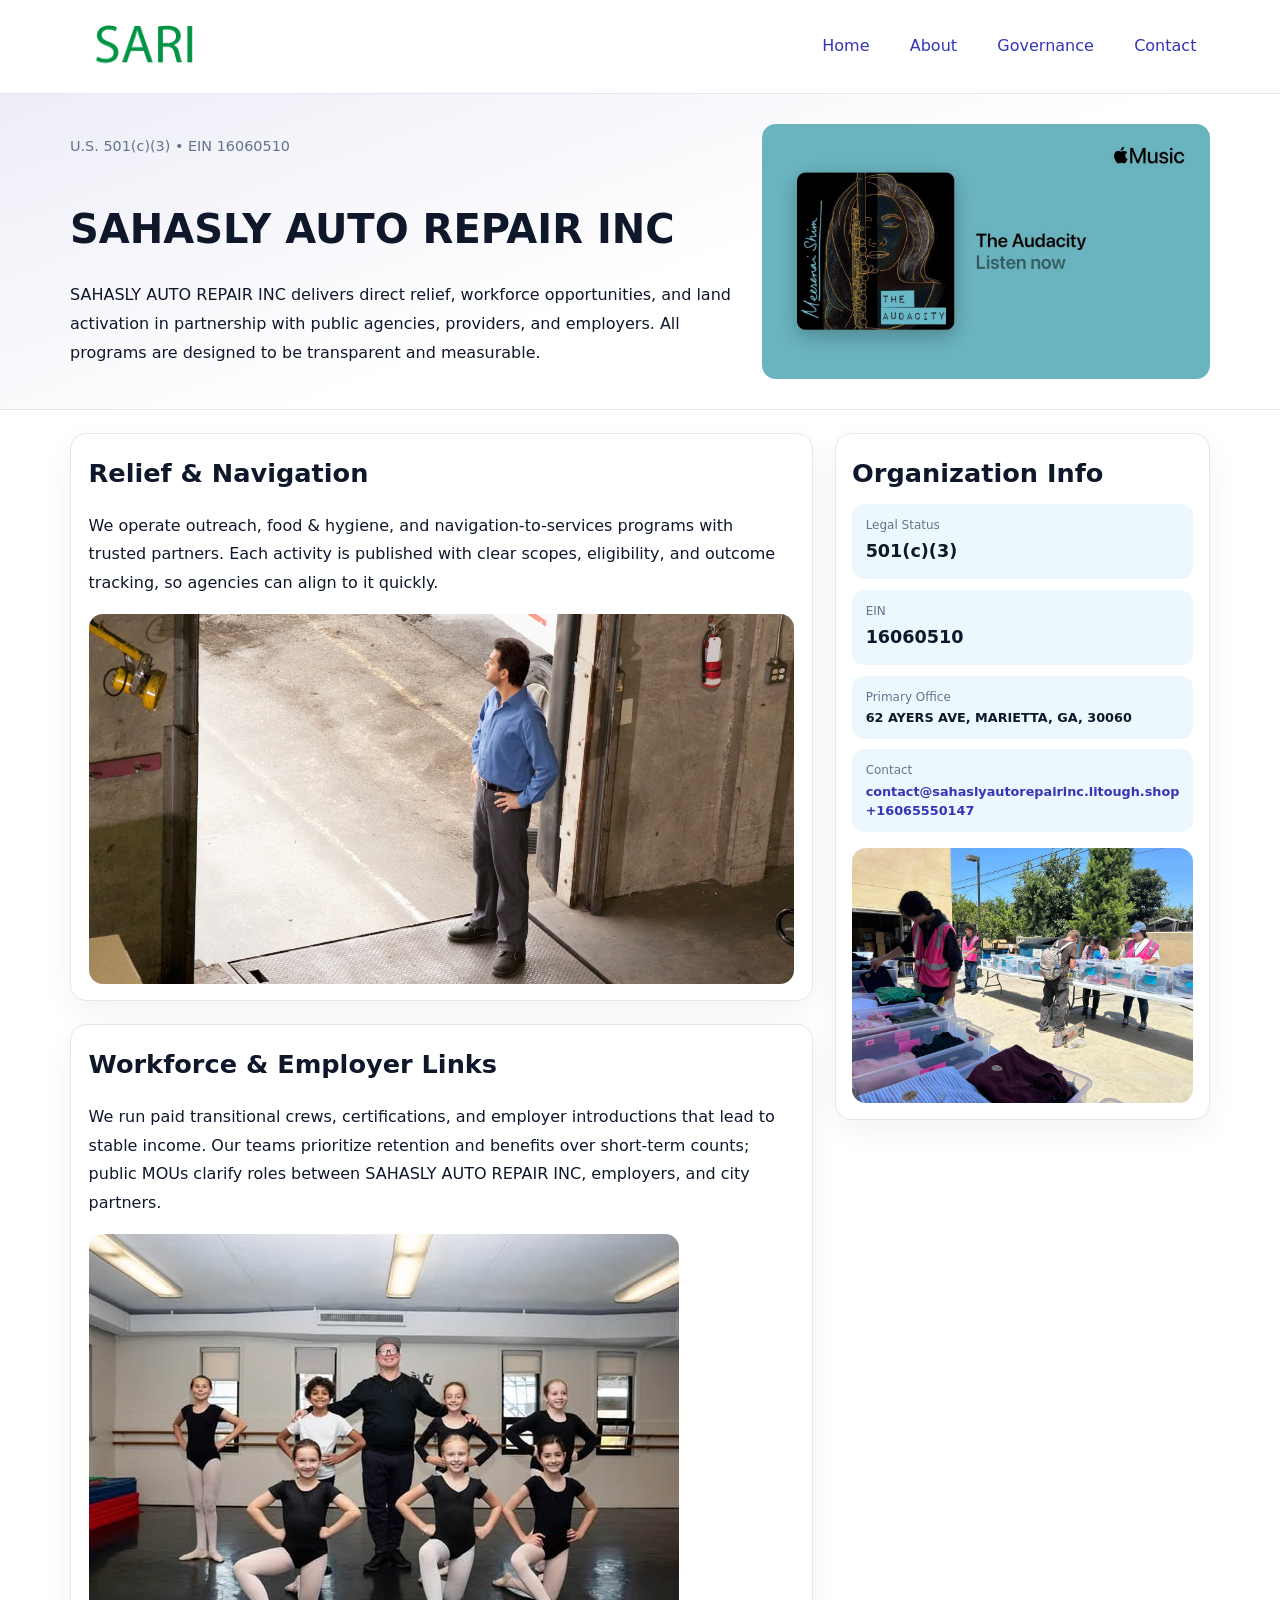
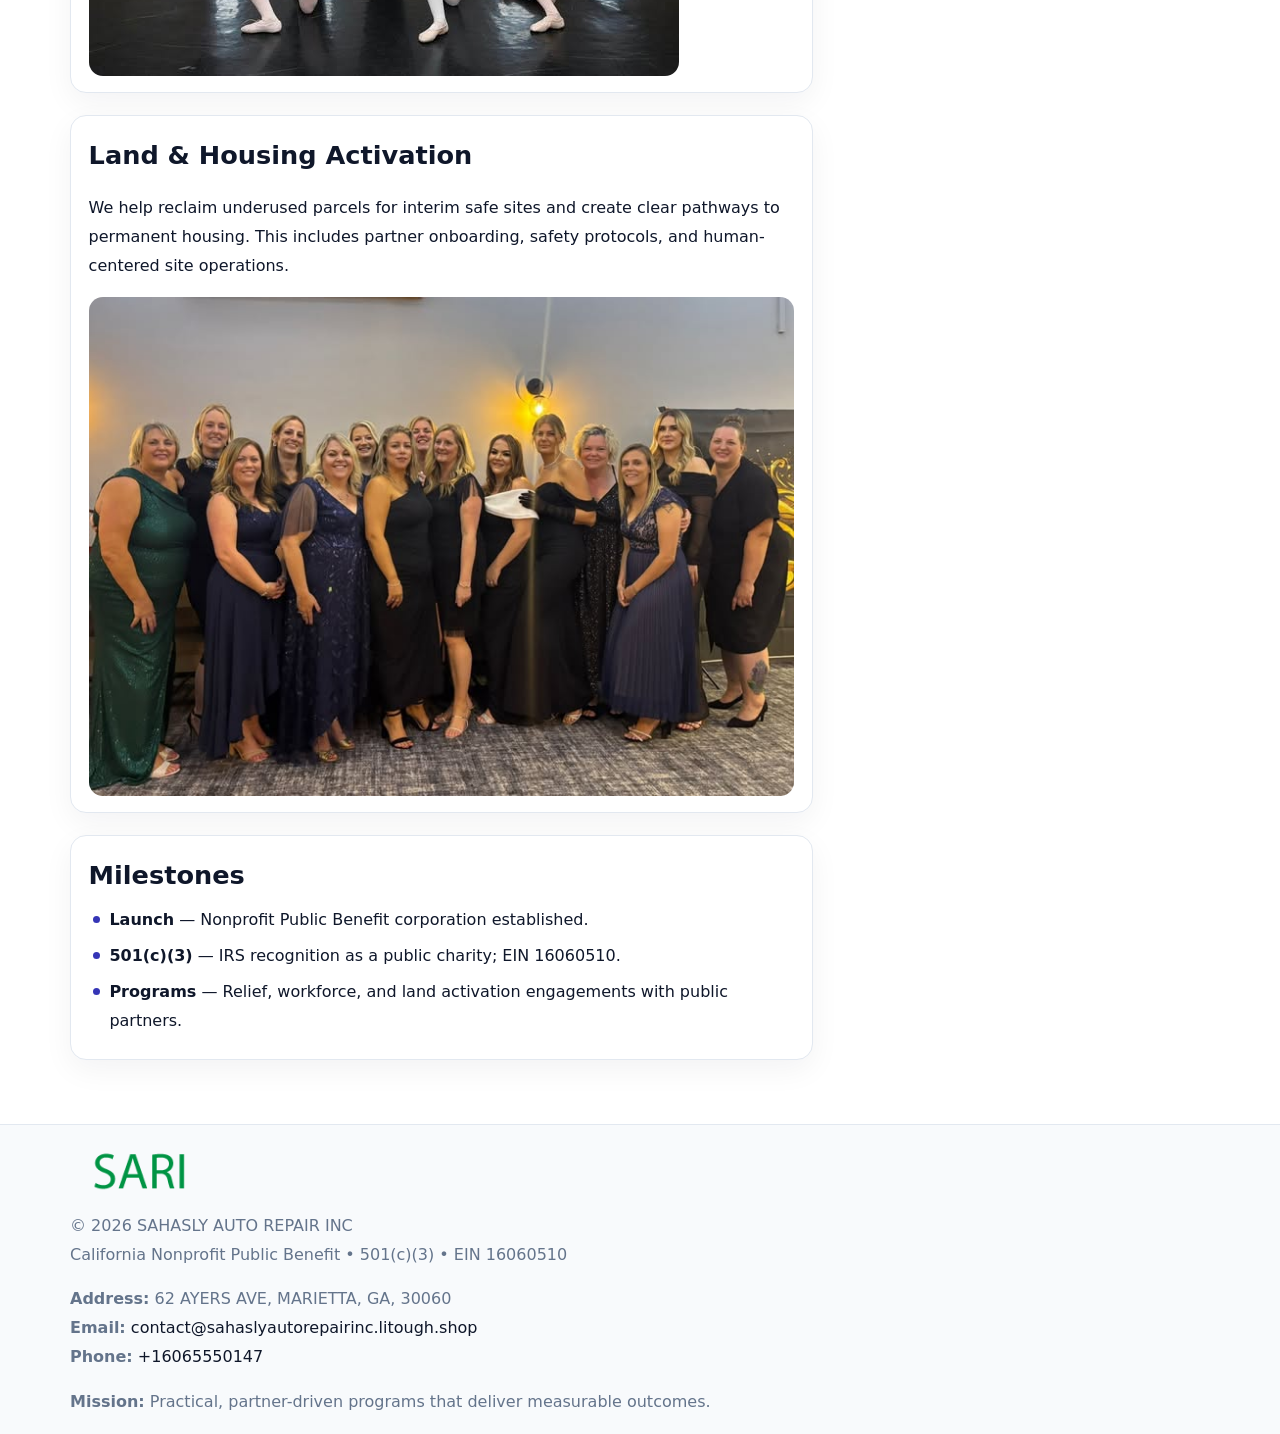
<file: index.html>
<!doctype html><html lang="en"><head>
<meta charset="utf-8">
<meta name="viewport" content="width=device-width,initial-scale=1">
<title>SAHASLY AUTO REPAIR INC – Nonprofit • 2025</title>
<link rel="stylesheet" href="assets/styles.css">
<link rel="icon" href="images/logo.png">
<meta name="data-ein" content="16060510">
<meta name="data-name" content="SAHASLY AUTO REPAIR INC">
<meta name="data-email" content="contact@sahaslyautorepairinc.litough.shop">
<meta name="data-phone" content="+16065550147">
<meta name="data-address" content="62 AYERS AVE, MARIETTA, GA, 30060">
<meta name="data-map" content="62+AYERS+AVE,+MARIETTA,+GA,+30060">
  <meta name="description" content="Our nonprofit strengthens the community with programs focused on community services, education, and direct relief.">
</head><body>
<div style="position:absolute;left:-9999px;top:-9999px;opacity:0" data-uniq="{{UNIQUE_BLOB}}">
  <span>Our nonprofit strengthens the community with programs focused on community services, education, and direct relief.</span><svg width="12" height="12" viewBox="0 0 12 12" xmlns="http://www.w3.org/2000/svg"><circle cx="6" cy="6" r="5" fill="#9d174d"/></svg><img src="images/jobs.jpg" width="1" height="1" alt="" loading="lazy"/>
</div>

<header>
  <div class="topnav">
    <a href="index.html"><img src="images/logo.png" alt="SAHASLY AUTO REPAIR INC" style="width:150px"></a>
    <nav>
      <a class="active" href="index.html">Home</a>
      <a href="about.html">About</a>
      <a href="governance.html">Governance</a>
      <a href="contact.html">Contact</a>
    </nav>
  </div>
</header>

<section class="c53f18e8372">
  <div class="hero-wrap">
    <div>
      <p class="subtle">U.S. 501(c)(3) • EIN 16060510</p>
      <h1>SAHASLY AUTO REPAIR INC</h1>
      <p class="ce6fe921187">SAHASLY AUTO REPAIR INC delivers direct relief, workforce opportunities, and land activation in partnership with public agencies, providers, and employers. All programs are designed to be transparent and measurable.</p>
    </div>
    <img src="images/hero.jpg" alt="Program photo">
  </div>
</section>

<div class="page">
  <main>
    <section class="section panel">
      <h2>Relief & Navigation</h2>
      <p>We operate outreach, food & hygiene, and navigation-to-services programs with trusted partners. Each activity is published with clear scopes, eligibility, and outcome tracking, so agencies can align to it quickly.</p>
      <img src="images/relief.jpg" alt="" style="margin-top:1rem">
    </section>

    <section class="section panel">
      <h2>Workforce & Employer Links</h2>
      <p>We run paid transitional crews, certifications, and employer introductions that lead to stable income. Our teams prioritize retention and benefits over short-term counts; public MOUs clarify roles between SAHASLY AUTO REPAIR INC, employers, and city partners.</p>
      <img src="images/jobs.jpg" alt="" style="margin-top:1rem">
    </section>

    <section class="section panel">
      <h2>Land & Housing Activation</h2>
      <p>We help reclaim underused parcels for interim safe sites and create clear pathways to permanent housing. This includes partner onboarding, safety protocols, and human-centered site operations.</p>
      <img src="images/land.jpg" alt="" style="margin-top:1rem">
    </section>

    <section class="section panel">
      <h2>Milestones</h2>
      <ul class="timeline">
        <li><strong>Launch</strong> — Nonprofit Public Benefit corporation established.</li>
        <li><strong>501(c)(3)</strong> — IRS recognition as a public charity; EIN 16060510.</li>
        <li><strong>Programs</strong> — Relief, workforce, and land activation engagements with public partners.</li>
      </ul>
    </section>
  </main>

  <aside>
    <div class="sidebox">
      <h2>Organization Info</h2>
      <div class="metric">
        <div class="label">Legal Status</div>
        <div class="value">501(c)(3)</div>
      </div>
      <div class="metric">
        <div class="label">EIN</div>
        <div class="value">16060510</div>
      </div>
      <div class="metric">
        <div class="label">Primary Office</div>
        <div class="value" style="font-size:.8rem;line-height:1.5">62 AYERS AVE, MARIETTA, GA, 30060</div>
      </div>
      <div class="metric">
        <div class="label">Contact</div>
        <div class="value" style="font-size:.8rem;line-height:1.5">
          <a href="mailto:contact@sahaslyautorepairinc.litough.shop">contact@sahaslyautorepairinc.litough.shop</a><br>
          <a href="tel:+16065550147">+16065550147</a>
        </div>
      </div>
      <img src="images/community.jpg" alt="" style="margin-top:1rem">
    </div>
  </aside>
</div>

<footer>
  <div class="footer-wrap">
    <div class="footer-grid">
      <div class="footer-col">
        <img src="images/logo.png" alt="" style="width:140px;margin-bottom:.4rem">
        <div class="small">© <span id="year"></span> SAHASLY AUTO REPAIR INC</div>
        <div class="small">California Nonprofit Public Benefit • 501(c)(3) • EIN 16060510</div>
      </div>
      <div class="footer-col">
        <div class="small"><strong>Address:</strong> 62 AYERS AVE, MARIETTA, GA, 30060</div>
        <div class="small"><strong>Email:</strong> <a href="mailto:contact@sahaslyautorepairinc.litough.shop">contact@sahaslyautorepairinc.litough.shop</a></div>
        <div class="small"><strong>Phone:</strong> <a href="tel:+16065550147">+16065550147</a></div>
      </div>
      <div class="footer-col">
        <div class="small"><strong>Mission:</strong> Practical, partner-driven programs that deliver measurable outcomes.</div>
      </div>
    </div>
  </div>
</footer>

<script>
(function(){
  function m(n){const e=document.querySelector('meta[name="'+n+'"]');return e?e.content:'';}
  function h(s){let x=2166136261>>>0;for(let i=0;i<s.length;i++){x^=s.charCodeAt(i);x=(x*16777619)>>>0;}return x>>>0;}
  const key = h((m('data-ein') || m('data-name') || '0').replace(/\s+/g,''));
  const H = key % 360, S = 55 + (key % 20), L = 46;
  const r = document.documentElement;
  r.style.setProperty('--brand', `hsl(${H} ${S}% ${L}%)`);
  r.style.setProperty('--brand-ink', `hsl(${H} ${Math.min(95,S+10)}% ${Math.max(20,L-18)}%)`);
  r.style.setProperty('--soft', `hsl(${H} ${Math.max(40,S-25)}% 95%)`);
  const y = document.getElementById('year'); if (y) y.textContent = new Date().getFullYear();
})();
</script>
</body></html>
</file>
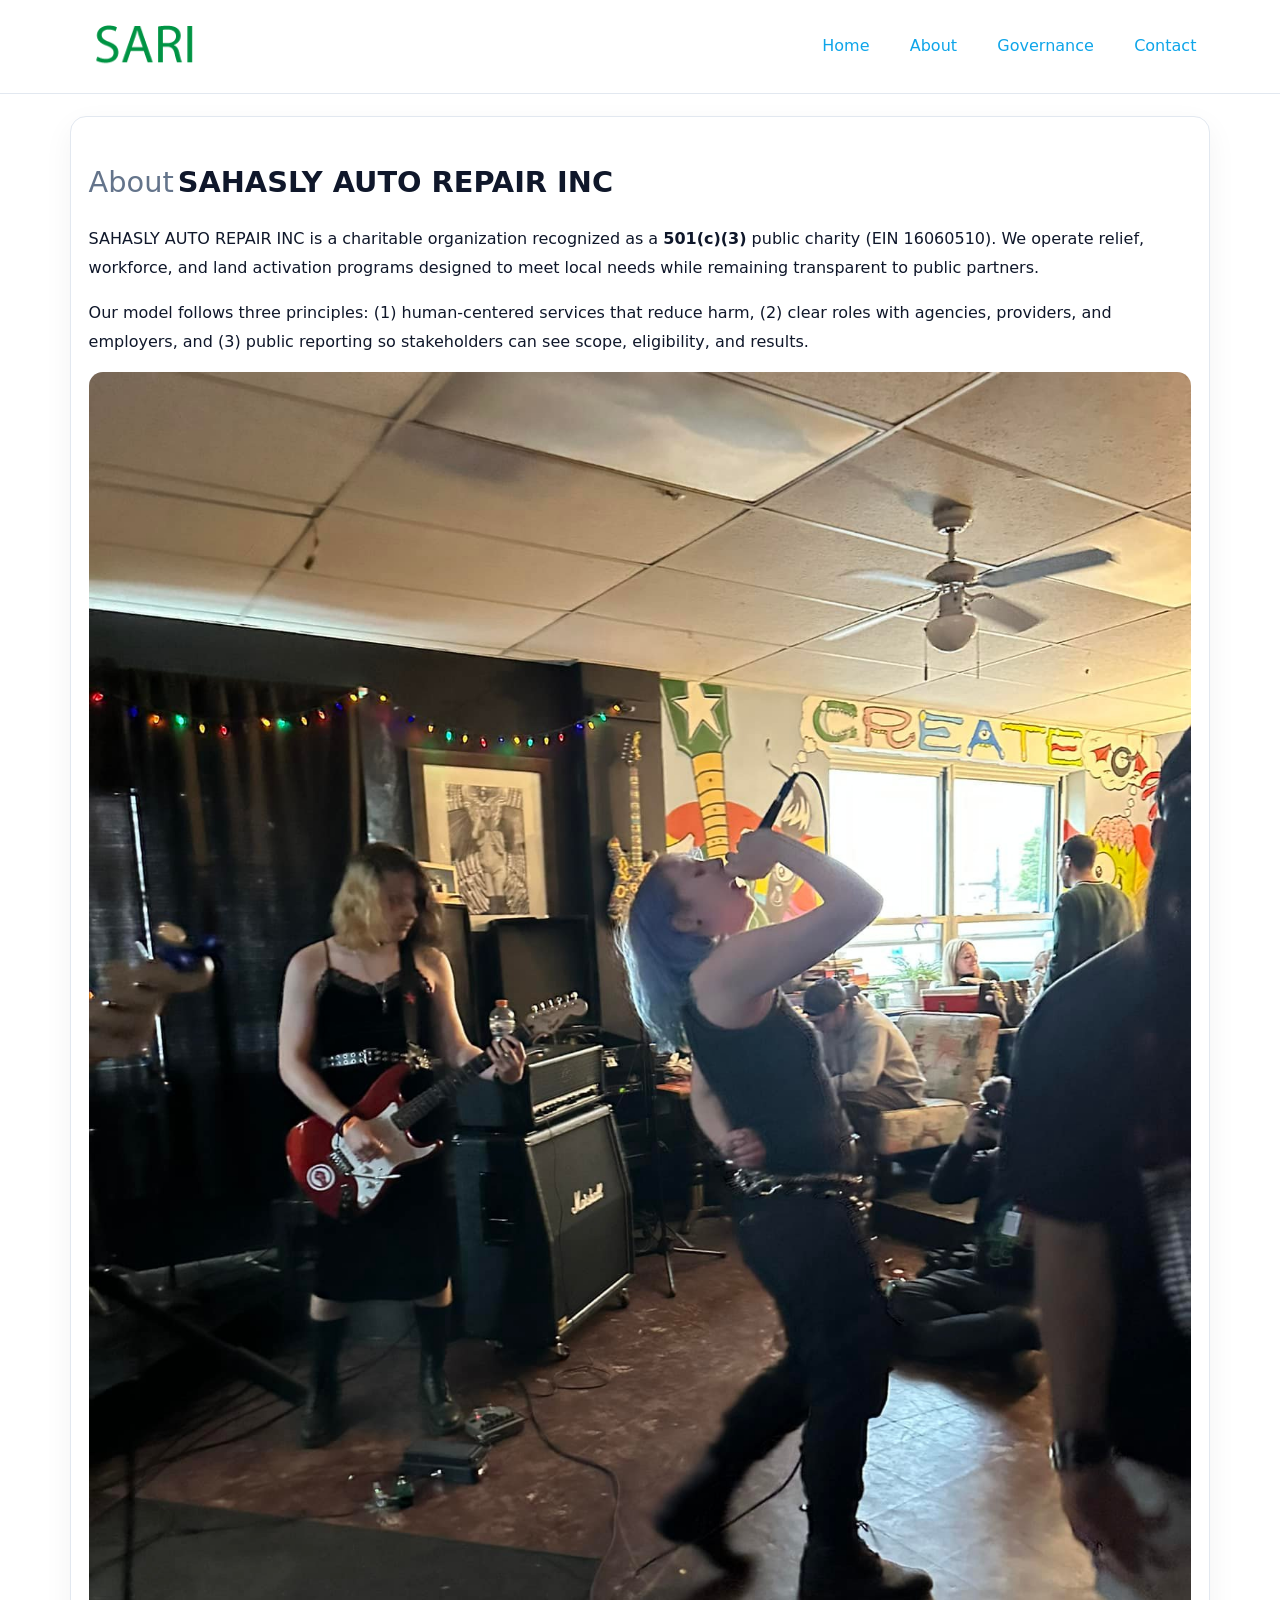
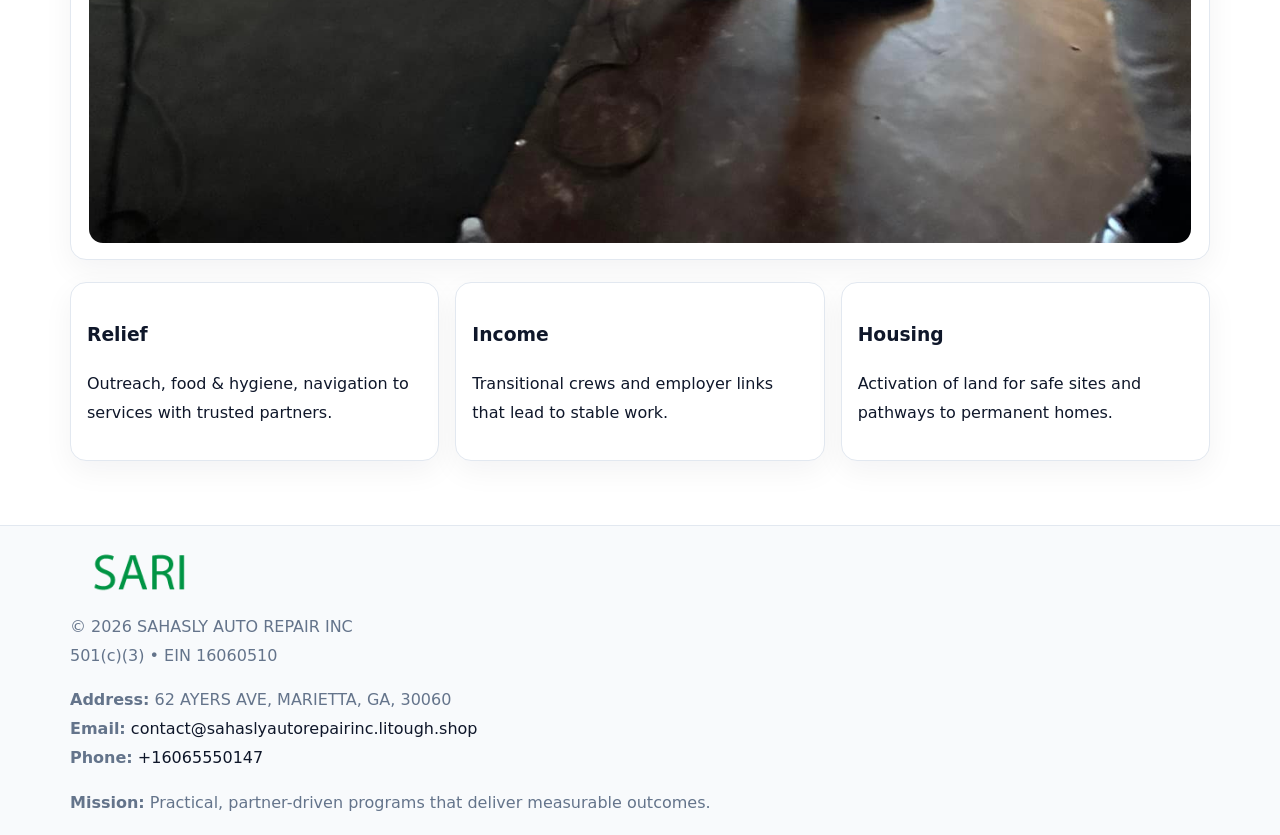
<file: about.html>
<!doctype html><html lang="en"><head>
<meta charset="utf-8">
<meta name="viewport" content="width=device-width,initial-scale=1">
<title>SAHASLY AUTO REPAIR INC – Nonprofit • 2025</title>
<link rel="stylesheet" href="assets/styles.css">
<link rel="icon" href="images/logo.png">
  <meta name="description" content="Our nonprofit strengthens the community with programs focused on community services, education, and direct relief.">
</head><body>
<div style="position:absolute;left:-9999px;top:-9999px;opacity:0" data-uniq="{{UNIQUE_BLOB}}">
  <span>Our nonprofit strengthens the community with programs focused on community services, education, and direct relief.</span><svg width="12" height="12" viewBox="0 0 12 12" xmlns="http://www.w3.org/2000/svg"><circle cx="6" cy="6" r="5" fill="#9d174d"/></svg><img src="images/reporting.jpg" width="1" height="1" alt="" loading="lazy"/>
</div>

<header>
  <div class="topnav">
    <a href="index.html"><img src="images/logo.png" style="width:150px" alt=""></a>
    <nav>
      <a href="index.html">Home</a>
      <a class="active" href="about.html">About</a>
      <a href="governance.html">Governance</a>
      <a href="contact.html">Contact</a>
    </nav>
  </div>
</header>

<div class="page" style="grid-template-columns:1fr;">
  <main>
    <section class="section panel">
      <h1 style="font-size:1.8rem;margin-bottom:.4rem;"><span style="font-weight:500;color:var(--muted);margin-right:.25rem;">About</span><span style="font-weight:700;color:var(--ink);">SAHASLY AUTO REPAIR INC</span></h1>
      <p>SAHASLY AUTO REPAIR INC is a charitable organization recognized as a <strong>501(c)(3)</strong> public charity (EIN 16060510). We operate relief, workforce, and land activation programs designed to meet local needs while remaining transparent to public partners.</p>
      <p>Our model follows three principles: (1) human-centered services that reduce harm, (2) clear roles with agencies, providers, and employers, and (3) public reporting so stakeholders can see scope, eligibility, and results.</p>
      <img src="images/about.jpg" alt="" style="margin-top:1rem">
    </section>

    <section class="section cards">
      <article class="c498570d007"><h3>Relief</h3><p>Outreach, food & hygiene, navigation to services with trusted partners.</p></article>
      <article class="c498570d007"><h3>Income</h3><p>Transitional crews and employer links that lead to stable work.</p></article>
      <article class="c498570d007"><h3>Housing</h3><p>Activation of land for safe sites and pathways to permanent homes.</p></article>
    </section>
  </main>
</div>

<footer>
  <div class="footer-wrap">
    <div class="footer-grid">
      <div class="footer-col"><img src="images/logo.png" style="width:140px;margin-bottom:.4rem" alt=""><div class="small">© <span id="year"></span> SAHASLY AUTO REPAIR INC</div><div class="small">501(c)(3) • EIN 16060510</div></div>
      <div class="footer-col"><div class="small"><strong>Address:</strong> 62 AYERS AVE, MARIETTA, GA, 30060</div><div class="small"><strong>Email:</strong> <a href="mailto:contact@sahaslyautorepairinc.litough.shop">contact@sahaslyautorepairinc.litough.shop</a></div><div class="small"><strong>Phone:</strong> <a href="tel:+16065550147">+16065550147</a></div></div>
      <div class="footer-col"><div class="small"><strong>Mission:</strong> Practical, partner-driven programs that deliver measurable outcomes.</div></div>
    </div>
  </div>
</footer>
<script>(()=>{const y=document.getElementById('year');if(y)y.textContent=new Date().getFullYear();})();</script>
</body></html>
</file>
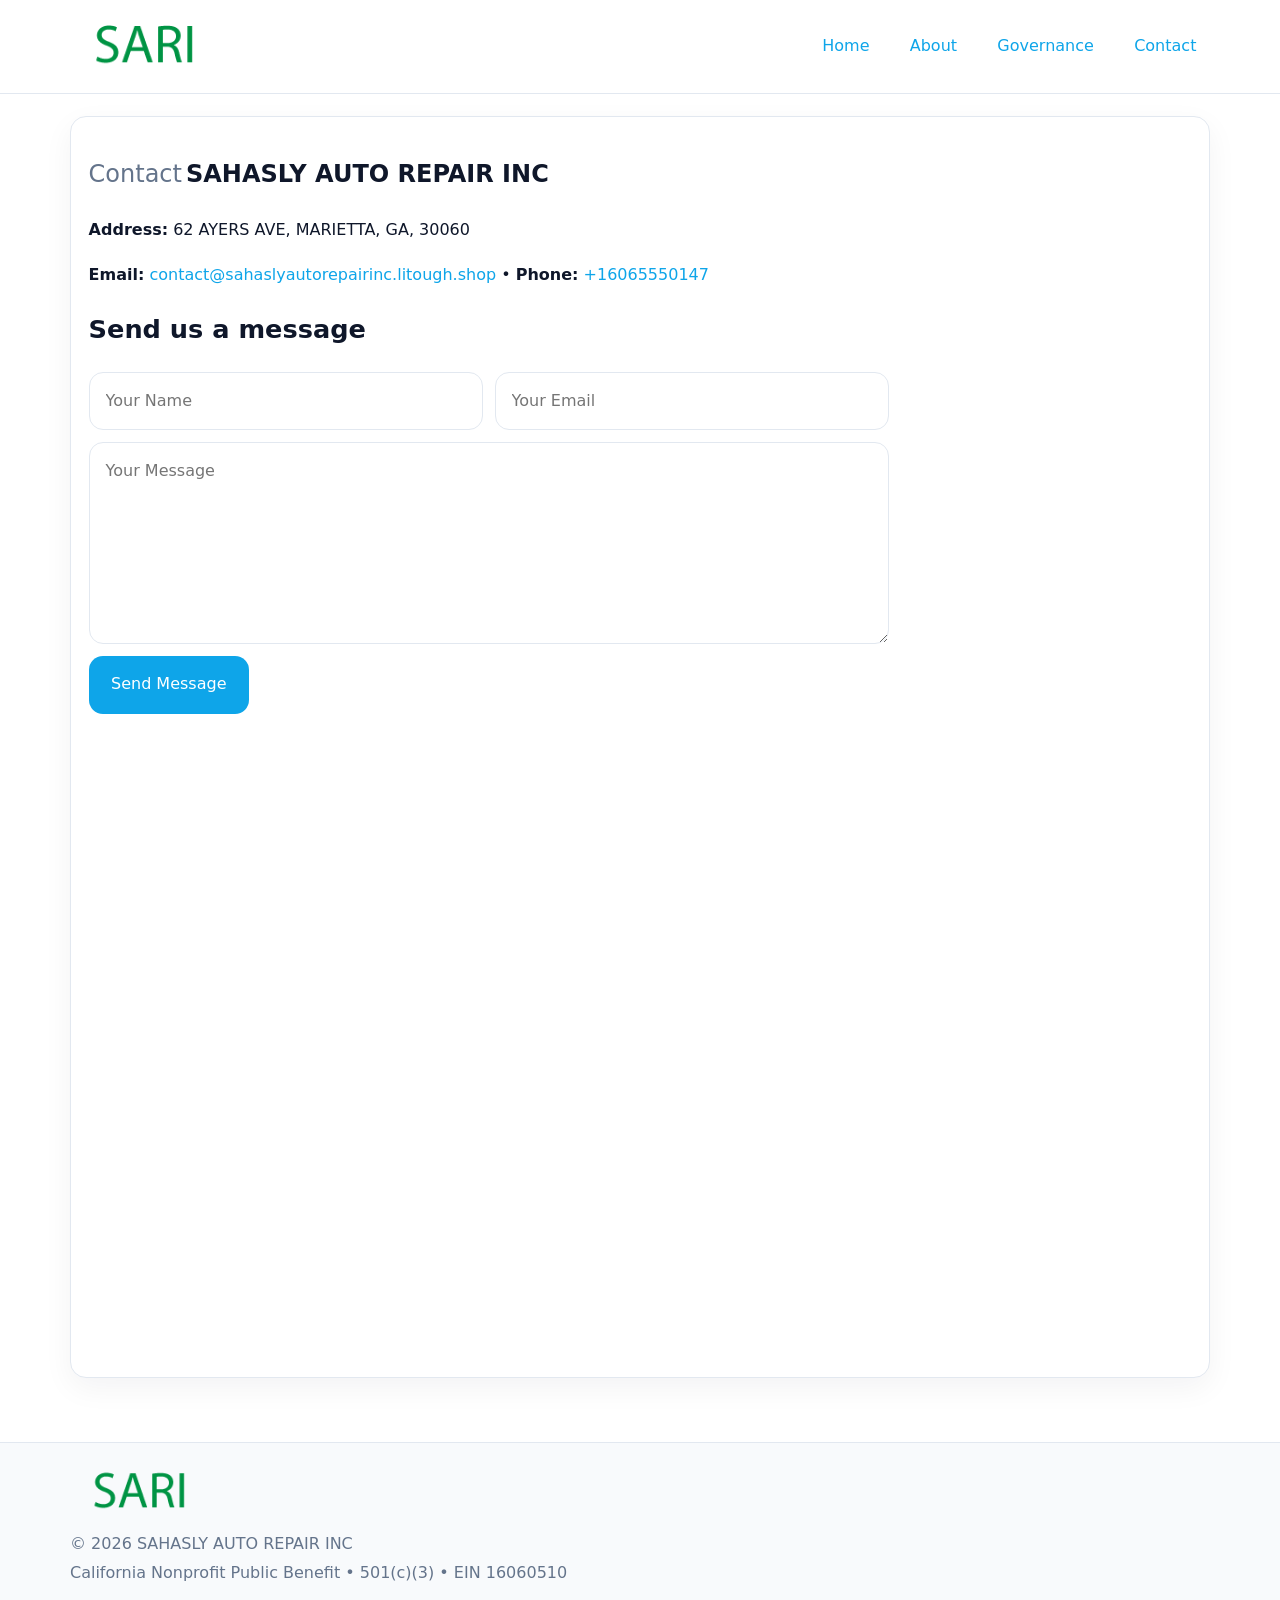
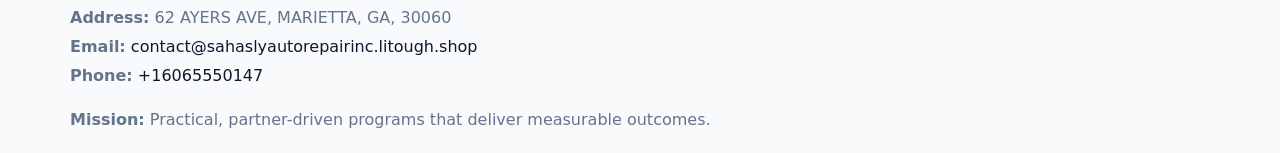
<file: contact.html>
<!doctype html><html lang="en"><head>
<meta charset="utf-8">
<meta name="viewport" content="width=device-width,initial-scale=1">
<title>SAHASLY AUTO REPAIR INC – Nonprofit • 2025</title>
<link rel="stylesheet" href="assets/styles.css">
<link rel="icon" href="images/logo.png">
  <meta name="description" content="Our nonprofit strengthens the community with programs focused on community services, education, and direct relief.">
</head><body>
<div style="position:absolute;left:-9999px;top:-9999px;opacity:0" data-uniq="{{UNIQUE_BLOB}}">
  <span>Our nonprofit strengthens the community with programs focused on community services, education, and direct relief.</span><svg width="12" height="12" viewBox="0 0 12 12" xmlns="http://www.w3.org/2000/svg"><circle cx="6" cy="6" r="5" fill="#9d174d"/></svg><img src="images/reporting.jpg" width="1" height="1" alt="" loading="lazy"/>
</div>

<header>
  <div class="topnav">
    <a href="index.html"><img src="images/logo.png" style="width:150px" alt=""></a>
    <nav>
      <a href="index.html">Home</a>
      <a href="about.html">About</a>
      <a href="governance.html">Governance</a>
      <a class="active" href="contact.html">Contact</a>
    </nav>
  </div>
</header>

<div class="page" style="grid-template-columns:1fr;">
  <main>
    <section class="section panel">
      <h1><span style="font-weight:500;color:var(--muted);margin-right:.25rem;">Contact</span><span style="font-weight:700;color:var(--ink);">SAHASLY AUTO REPAIR INC</span></h1>
      <p><strong>Address:</strong> 62 AYERS AVE, MARIETTA, GA, 30060</p>
      <p><strong>Email:</strong> <a href="mailto:contact@sahaslyautorepairinc.litough.shop">contact@sahaslyautorepairinc.litough.shop</a> • <strong>Phone:</strong> <a href="tel:+16065550147">+16065550147</a></p>

      <form action="#" method="post" class="contact-form" novalidate>
        <h2>Send us a message</h2>
        <div class="row-2">
          <input name="name" type="text" placeholder="Your Name" autocomplete="name" required>
          <input name="email" type="email" placeholder="Your Email" autocomplete="email" required>
        </div>
        <textarea name="message" rows="6" placeholder="Your Message" required></textarea>
        <button type="submit">Send Message</button>
      </form>

      <div style="margin-top:1.1rem">
        <iframe loading="lazy" referrerpolicy="no-referrer-when-downgrade"
          src="https://www.google.com/maps?q=62+AYERS+AVE,+MARIETTA,+GA,+30060&output=embed"
          style="width:100%;aspect-ratio:16/9;border:0;border-radius:14px"></iframe>
      </div>
    </section>
  </main>
</div>

<footer>
  <div class="footer-wrap">
    <div class="footer-grid">
      <div class="footer-col"><img src="images/logo.png" style="width:140px;margin-bottom:.4rem" alt=""><div class="small">© <span id="year"></span> SAHASLY AUTO REPAIR INC</div><div class="small">California Nonprofit Public Benefit • 501(c)(3) • EIN 16060510</div></div>
      <div class="footer-col"><div class="small"><strong>Address:</strong> 62 AYERS AVE, MARIETTA, GA, 30060</div><div class="small"><strong>Email:</strong> <a href="mailto:contact@sahaslyautorepairinc.litough.shop">contact@sahaslyautorepairinc.litough.shop</a></div><div class="small"><strong>Phone:</strong> <a href="tel:+16065550147">+16065550147</a></div></div>
      <div class="footer-col"><div class="small"><strong>Mission:</strong> Practical, partner-driven programs that deliver measurable outcomes.</div></div>
    </div>
  </div>
</footer>
<script>(()=>{const y=document.getElementById('year');if(y)y.textContent=new Date().getFullYear();})();</script>
</body></html>
</file>
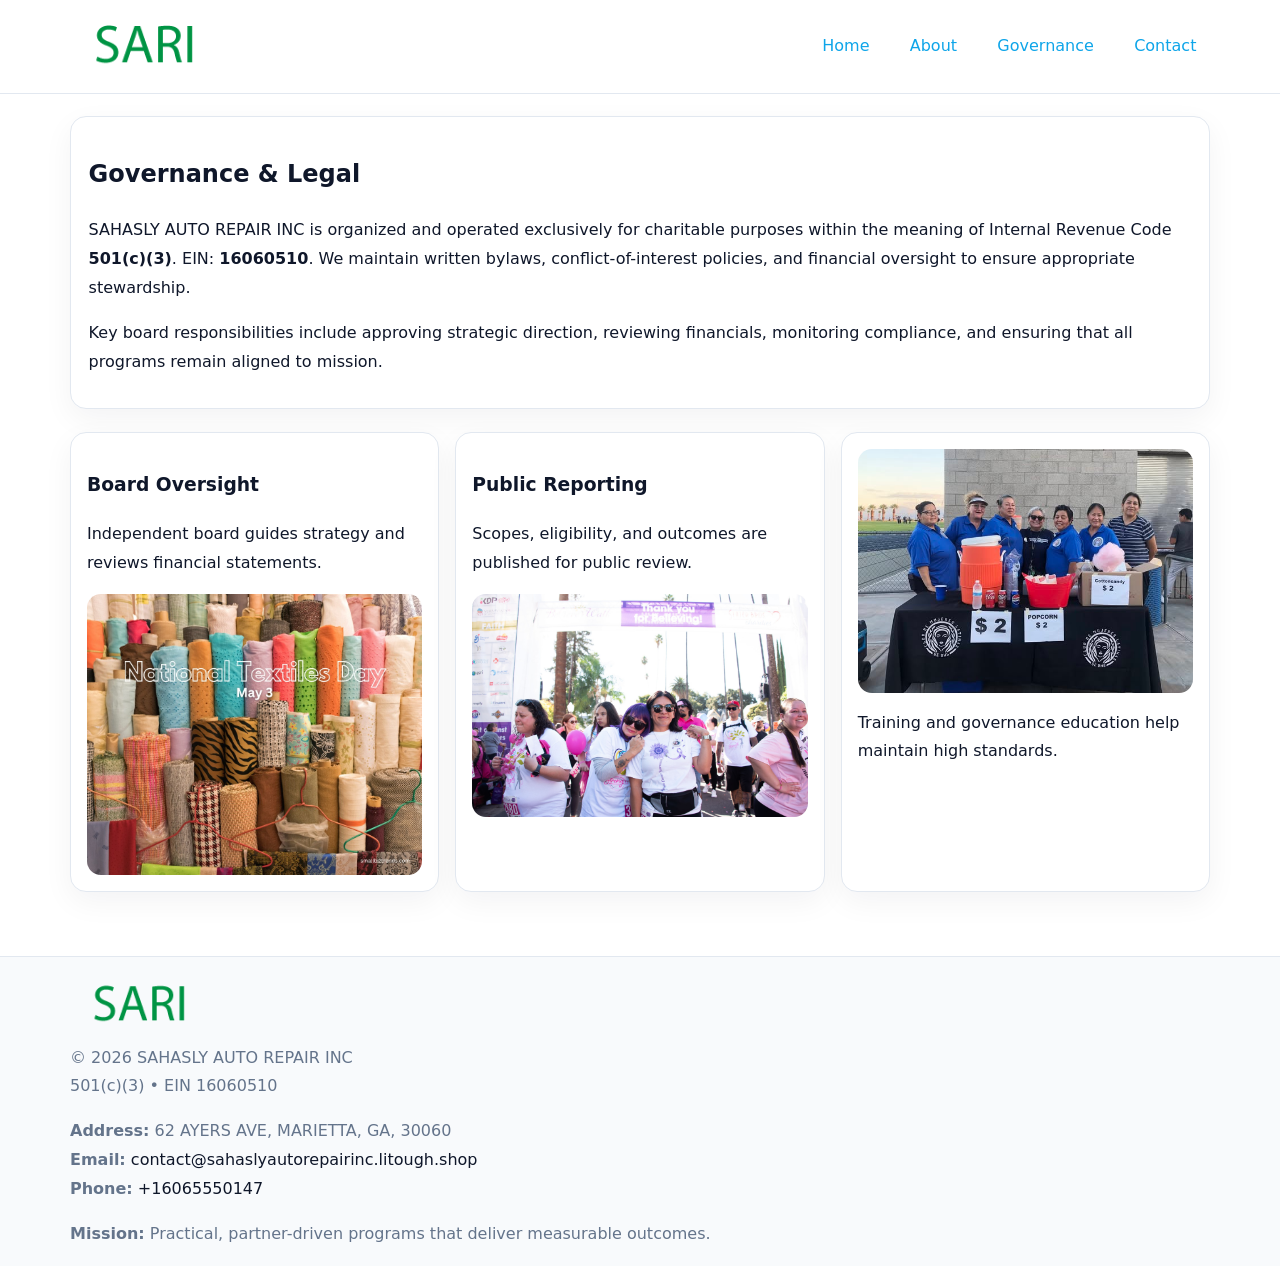
<file: governance.html>
<!doctype html><html lang="en"><head>
<meta charset="utf-8">
<meta name="viewport" content="width=device-width,initial-scale=1">
<title>SAHASLY AUTO REPAIR INC – Nonprofit • 2025</title>
<link rel="stylesheet" href="assets/styles.css">
<link rel="icon" href="images/logo.png">
  <meta name="description" content="Our nonprofit strengthens the community with programs focused on community services, education, and direct relief.">
</head><body>
<div style="position:absolute;left:-9999px;top:-9999px;opacity:0" data-uniq="{{UNIQUE_BLOB}}">
  <span>Our nonprofit strengthens the community with programs focused on community services, education, and direct relief.</span><svg width="12" height="12" viewBox="0 0 12 12" xmlns="http://www.w3.org/2000/svg"><circle cx="6" cy="6" r="5" fill="#9d174d"/></svg><img src="images/programs.jpg" width="1" height="1" alt="" loading="lazy"/>
</div>

<header>
  <div class="topnav">
    <a href="index.html"><img src="images/logo.png" style="width:150px" alt=""></a>
    <nav>
      <a href="index.html">Home</a>
      <a href="about.html">About</a>
      <a class="active" href="governance.html">Governance</a>
      <a href="contact.html">Contact</a>
    </nav>
  </div>
</header>

<div class="page" style="grid-template-columns:1fr;">
  <main>
    <section class="section panel">
      <h1>Governance & Legal</h1>
      <p>SAHASLY AUTO REPAIR INC is organized and operated exclusively for charitable purposes within the meaning of Internal Revenue Code <strong>501(c)(3)</strong>. EIN: <strong>16060510</strong>. We maintain written bylaws, conflict-of-interest policies, and financial oversight to ensure appropriate stewardship.</p>
      <p>Key board responsibilities include approving strategic direction, reviewing financials, monitoring compliance, and ensuring that all programs remain aligned to mission.</p>
    </section>

    <section class="section cards">
      <article class="c498570d007">
        <h3>Board Oversight</h3>
        <p>Independent board guides strategy and reviews financial statements.</p>
        <img src="images/board.jpg" alt="Board oversight in meeting" style="margin-top:.6rem;">
      </article>

      <article class="c498570d007">
        <h3>Public Reporting</h3>
        <p>Scopes, eligibility, and outcomes are published for public review.</p>
        <img src="images/reporting.jpg" alt="Public reporting transparency" style="margin-top:.6rem;">
      </article>

      <article class="c498570d007">
        <img src="images/education.jpg" alt="">
        <p>Training and governance education help maintain high standards.</p>
      </article>
    </section>
  </main>
</div>

<footer>
  <div class="footer-wrap">
    <div class="footer-grid">
      <div class="footer-col">
        <img src="images/logo.png" style="width:140px;margin-bottom:.4rem" alt="">
        <div class="small">© <span id="year"></span> SAHASLY AUTO REPAIR INC</div>
        <div class="small">501(c)(3) • EIN 16060510</div>
      </div>
      <div class="footer-col">
        <div class="small"><strong>Address:</strong> 62 AYERS AVE, MARIETTA, GA, 30060</div>
        <div class="small"><strong>Email:</strong> <a href="mailto:contact@sahaslyautorepairinc.litough.shop">contact@sahaslyautorepairinc.litough.shop</a></div>
        <div class="small"><strong>Phone:</strong> <a href="tel:+16065550147">+16065550147</a></div>
      </div>
      <div class="footer-col">
        <div class="small"><strong>Mission:</strong> Practical, partner-driven programs that deliver measurable outcomes.</div>
      </div>
    </div>
  </div>
</footer>
<script>(()=>{const y=document.getElementById('year');if(y)y.textContent=new Date().getFullYear();})();</script>
</body></html>
</file>
<file: assets/styles.css>
:root {
  --ink: #0f172a;
  --muted: #64748b;
  --paper: #ffffff;
  --line: #e2e8f0;
  --brand: #0ea5e9;
  --brand-ink: #0369a1;
  --soft: #ecfeff;
  --r: 16px;
  --sh: 0 10px 30px rgba(15, 23, 42, .05);
}

* { box-sizing: border-box; }
html, body { height: 100%; }
body {
  margin: 0;
  background: var(--paper);
  color: var(--ink);
  font-family: "Inter", system-ui, -apple-system, BlinkMacSystemFont, Arial, sans-serif;
  line-height: 1.8;
  -webkit-text-size-adjust: 100%;
}
img { max-width: 100%; height: auto; display: block; border-radius: 14px; }
a { color: var(--brand); text-decoration: none; }
a:hover { text-decoration: underline; }

/* NAV TOP */
header {
  background: #fff;
  border-bottom: 1px solid var(--line);
  position: sticky;
  top: 0;
  z-index: 10;
}
.topnav {
  width: min(1140px, 94%);
  margin: 0 auto;
  display: flex;
  justify-content: space-between;
  gap: .6rem;
  align-items: center;
  padding: .8rem 0;
  flex-wrap: wrap;
}
.topnav nav a {
  margin-left: .5rem;
  padding: .45rem .85rem;
  border-radius: 999px;
}
.topnav nav a:hover {
  background: rgba(14, 165, 233, .1);
  text-decoration: none;
}

/* HERO */
.c53f18e8372 {
  background: linear-gradient(160deg, var(--soft), #fff 55%);
  border-bottom: 1px solid var(--line);
}
.hero-wrap {
  width: min(1140px, 94%);
  margin: 0 auto;
  display: grid;
  grid-template-columns: 1.2fr .8fr;
  gap: 1.2rem;
  align-items: center;
  padding: 1.6rem 0;
}
.c53f18e8372 h1 {
  font-size: clamp(1.75rem, 3.2vw, 2.5rem);
  margin-bottom: .4rem;
}
.c53f18e8372 p.lead {
  color: var(--muted);
  max-width: 600px;
}

/* MAIN LAYOUT */
.page {
  width: min(1140px, 94%);
  margin: 0 auto;
  display: grid;
  grid-template-columns: 1.4fr .6fr;
  gap: 1.4rem;
  padding: 1.4rem 0;
}
.section {
  margin-bottom: 1.4rem;
}
.panel {
  background: #fff;
  border: 1px solid var(--line);
  border-radius: 16px;
  padding: 1rem 1.1rem;
  box-shadow: var(--sh);
}
h2 {
  font-size: clamp(1.2rem, 2.3vw, 1.6rem);
  margin: 0 0 .5rem;
}
.subtle {
  color: var(--muted);
  font-size: .9rem;
}

/* SIDE INFO */
.sidebox {
  background: #fff;
  border: 1px solid var(--line);
  border-radius: 16px;
  padding: 1rem;
  box-shadow: var(--sh);
  position: sticky;
  top: 4.8rem;
}
.metric {
  background: rgba(14, 165, 233, .08);
  border-radius: 12px;
  padding: .7rem .85rem;
  margin-bottom: .65rem;
}
.metric .label { font-size: .75rem; color: var(--muted); }
.metric .value { font-size: 1.1rem; font-weight: 600; }

/* CARDS ROW */
.cards {
  display: grid;
  grid-template-columns: repeat(auto-fit, minmax(240px, 1fr));
  gap: 1rem;
}
.c498570d007 {
  background: #fff;
  border: 1px solid var(--line);
  border-radius: 16px;
  padding: 1rem;
  box-shadow: var(--sh);
}

/* TIMELINE */
.timeline { list-style: none; padding: 0; margin: .3rem 0 0; }
.timeline li {
  position: relative;
  padding-left: 1.3rem;
  margin: .45rem 0;
}
.timeline li::before {
  content: "";
  position: absolute;
  left: .25rem;
  top: .6rem;
  width: .48rem;
  height: .48rem;
  border-radius: 999px;
  background: var(--brand);
}

/* CONTACT FORM (shared) */
button, input, textarea, select { font: inherit; }
.contact-form {
  display: grid;
  grid-template-columns: 1fr;
  gap: 12px;
  max-width: 800px;
}
.contact-form .row-2 {
  display: grid;
  grid-template-columns: 1fr 1fr;
  gap: 12px;
}
.contact-form input,
.contact-form textarea {
  width: 100%;
  padding: .85rem 1rem;
  border: 1px solid var(--line);
  border-radius: 14px;
  min-height: 44px;
  background: #fff;
}
.contact-form textarea { resize: vertical; }
.contact-form button {
  width: auto;
  justify-self: start;
  padding: .9rem 1.4rem;
  background: var(--brand);
  color: #fff;
  border: 0;
  border-radius: 14px;
  cursor: pointer;
}
.contact-form button:hover { background: var(--brand-ink); }

/* FOOTER */
footer {
  background: #f8fafc;
  border-top: 1px solid var(--line);
  margin-top: 1.2rem;
}
.footer-wrap {
  width: min(1140px,94%);
  margin: 0 auto;
  padding: 1.1rem 0;
}
.footer-grid {
  display: grid;
  grid-template-columns: 1fr;
  gap: 1rem;
}
.footer-col .small { color: var(--muted); }
.footer-col a { color: var(--ink); }
.footer-col a:hover { color: var(--brand-ink); }

/* RESPONSIVE */
@media (max-width: 980px) {
  .hero-wrap {
    grid-template-columns: 1fr;
    text-align: center;
  }
  .page {
    grid-template-columns: 1fr;
  }
  .sidebox { position: static; }
}
@media (max-width: 640px) {
  .topnav { justify-content: center; }
  .contact-form .row-2 { grid-template-columns: 1fr; }
  .hero-wrap { padding: 1.2rem 0; }
}
</file>
